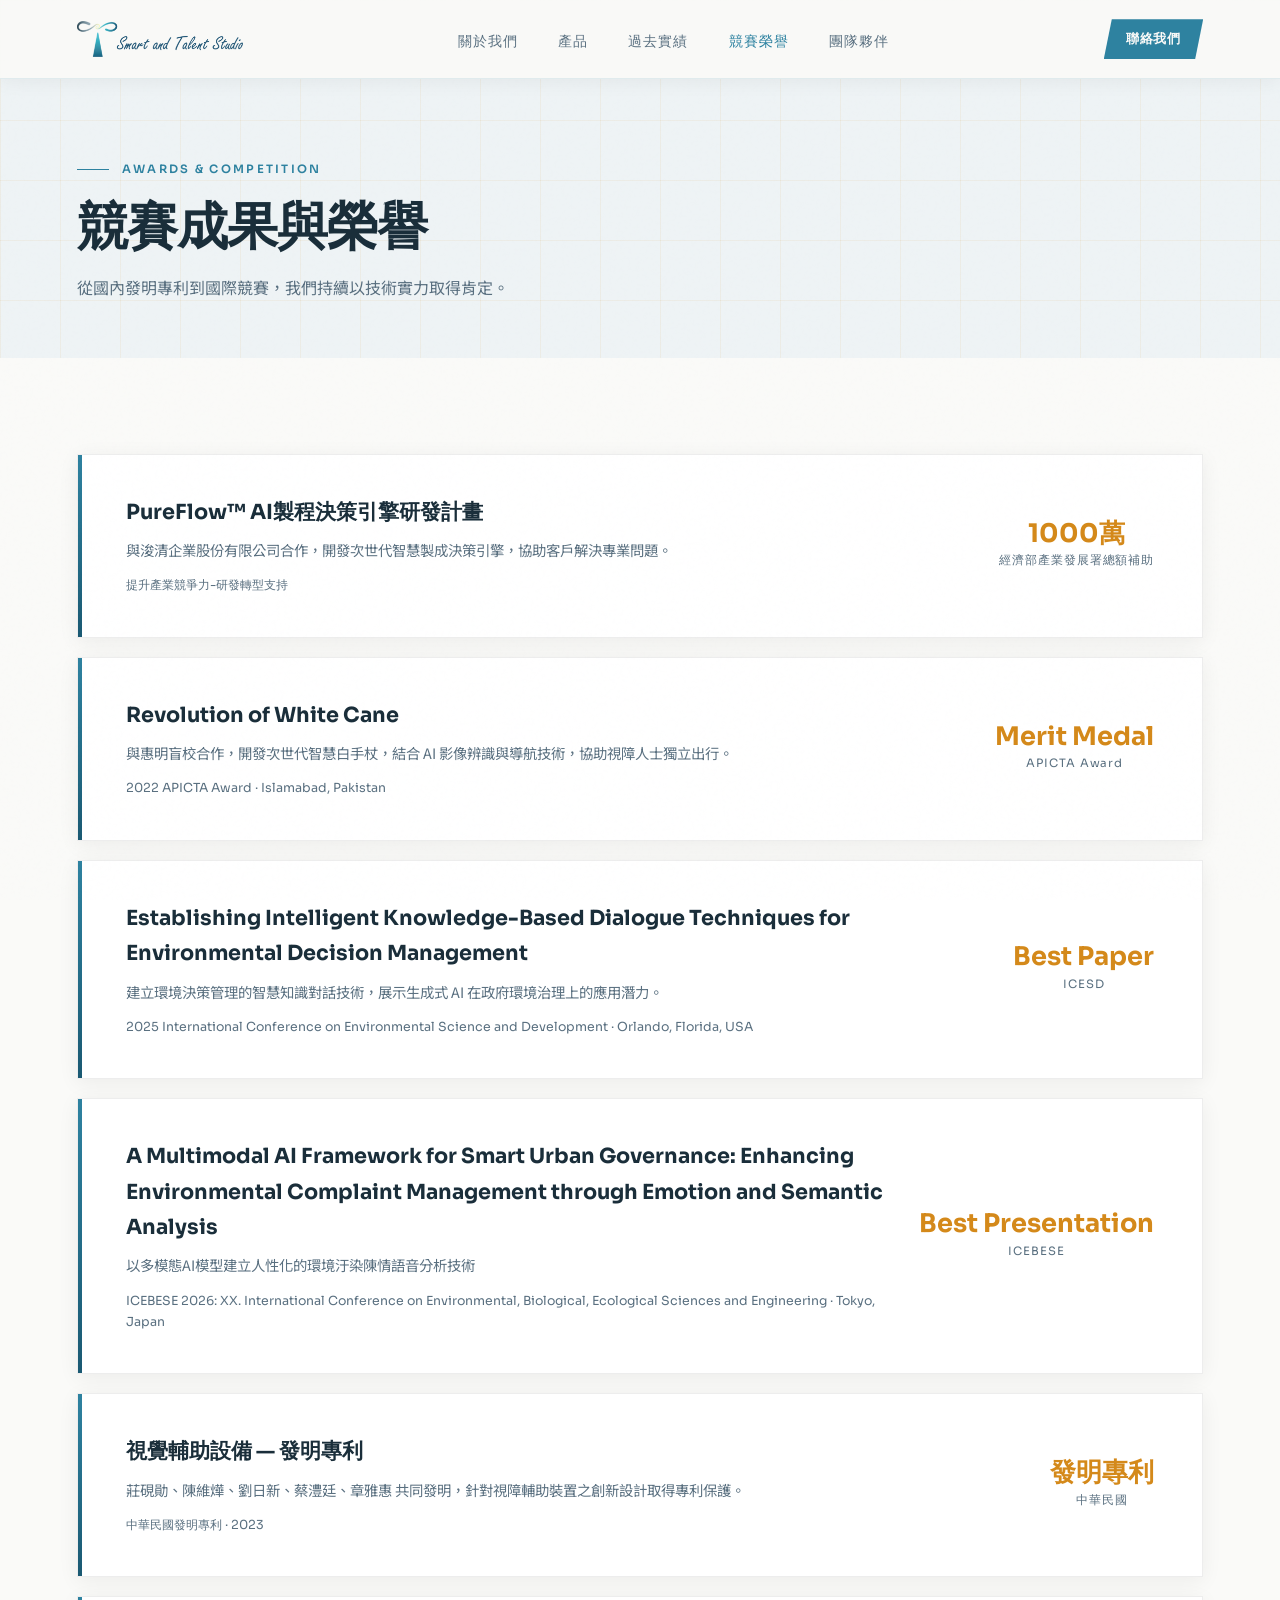
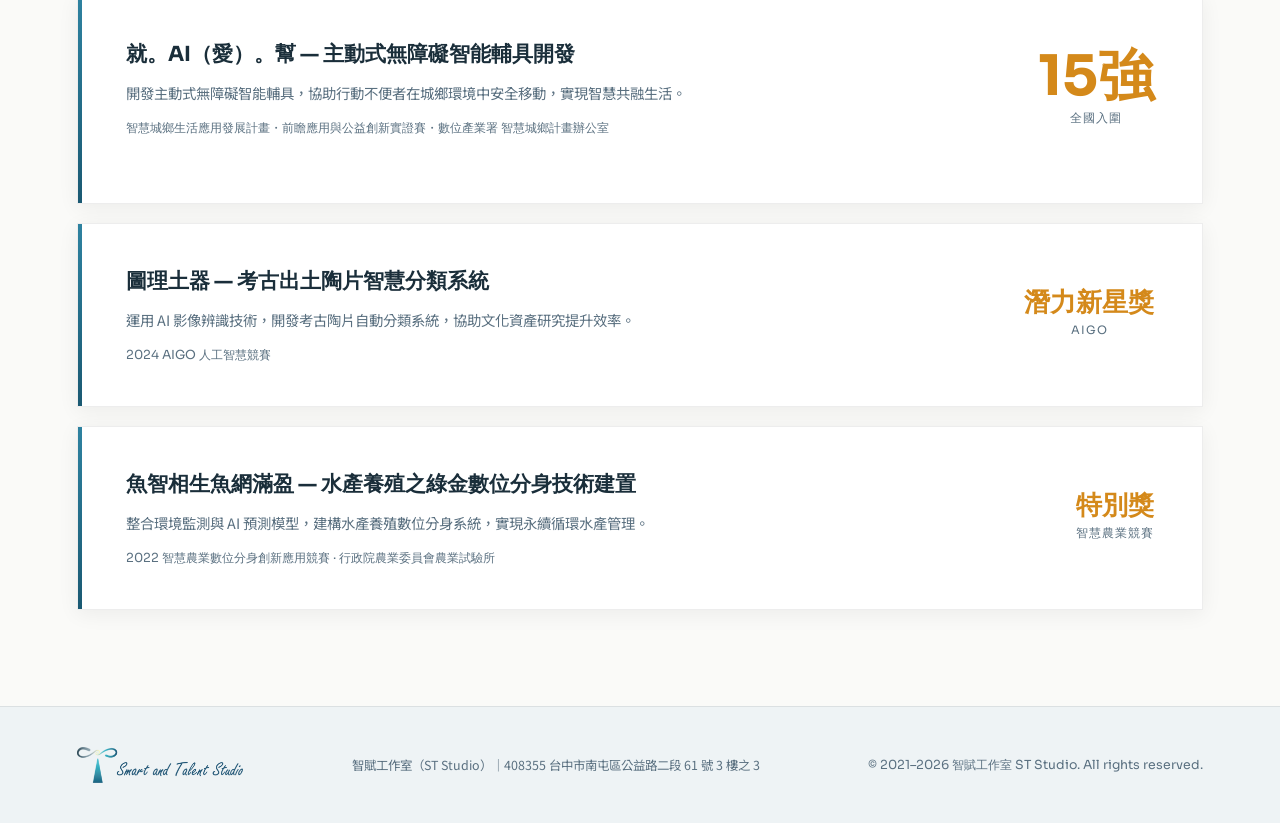
<file: awards.html>
<!DOCTYPE html>
<html lang="zh-TW">
<head>
<meta charset="UTF-8">
<meta name="viewport" content="width=device-width, initial-scale=1.0">
<title>競賽成果與榮譽 — 智賦工作室 ST Studio</title>
<link rel="icon" type="image/png" href="ST_logo_HR.png">
<link rel="apple-touch-icon" href="ST_logo_HR.png">
<meta name="description" content="智賦工作室競賽成果：APICTA Award、ICESD Best Paper、AIGO 競賽、發明專利等國內外榮譽。">
<meta name="robots" content="index, follow">
<link rel="canonical" href="https://www.sait-studio.com/awards.html">

<!-- Open Graph -->
<meta property="og:type" content="website">
<meta property="og:title" content="競賽成果與榮譽 — 智賦工作室 ST Studio">
<meta property="og:description" content="智賦工作室競賽成果：APICTA Award、ICESD Best Paper、AIGO 競賽、發明專利等國內外榮譽。">
<meta property="og:image" content="https://www.sait-studio.com/橫式LOGO.png">
<meta property="og:url" content="https://www.sait-studio.com/awards.html">
<meta property="og:locale" content="zh_TW">

<!-- Twitter Card -->
<meta name="twitter:card" content="summary_large_image">
<meta name="twitter:title" content="競賽成果與榮譽 — 智賦工作室 ST Studio">
<meta name="twitter:description" content="智賦工作室競賽成果：APICTA Award、ICESD Best Paper、AIGO 競賽、發明專利等國內外榮譽。">
<meta name="twitter:image" content="https://www.sait-studio.com/橫式LOGO.png">

<link rel="preconnect" href="https://fonts.googleapis.com">
<link href="https://fonts.googleapis.com/css2?family=Sora:wght@300;400;600;700&family=Noto+Sans+TC:wght@300;400;500;700&display=swap" rel="stylesheet">
<link rel="stylesheet" href="style.css?v=5">
</head>
<body>

<!-- NAVBAR -->
<nav>
  <div class="logo"><a href="index.html"><img src="橫式LOGO.png" alt="智賦工作室"></a></div>
  <ul class="nav-links">
    <li><a href="index.html#about">關於我們</a></li>
    <li><a href="index.html#products">產品</a></li>
    <li><a href="projects.html">過去實績</a></li>
    <li><a href="awards.html" class="active">競賽榮譽</a></li>
    <li><a href="team.html">團隊夥伴</a></li>
    <li class="nav-mobile-cta"><a href="index.html#contact" class="nav-cta-mobile">聯絡我們</a></li>
    <li class="nav-mobile-close"><a href="javascript:void(0)" onclick="toggleMenu()" class="nav-close-btn">✕ 關閉</a></li>
  </ul>
  <a href="index.html#contact" class="nav-cta">聯絡我們</a>
  <button class="hamburger" onclick="toggleMenu()">
    <span></span><span></span><span></span>
  </button>
</nav>

<!-- PAGE HEADER -->
<section class="page-header">
  <div class="hero-grid"></div>
  <div class="section-label">Awards & Competition</div>
  <h1 class="page-title">競賽成果與榮譽</h1>
  <p class="page-desc">從國內發明專利到國際競賽，我們持續以技術實力取得肯定。</p>
</section>

<!-- COMPETITION -->
<section id="competition">
  <div style="display:flex; flex-direction:column; gap:1.2rem;">

    <div class="competition-card reveal">
      <div>
        <div class="competition-name">PureFlow™ AI製程決策引擎研發計畫</div>
        <div class="competition-desc">與浚清企業股份有限公司合作，開發次世代智慧製成決策引擎，協助客戶解決專業問題。</div>
        <div class="competition-meta">提升產業競爭力-研發轉型支持</div>
      </div>
      <div class="competition-badge">
        <div class="competition-rank" style="font-size:1.6rem;">1000萬</div>
        <div class="competition-rank-label">經濟部產業發展署總額補助</div>
      </div>
    </div>
    
    <div class="competition-card reveal">
      <div>
        <div class="competition-name">Revolution of White Cane</div>
        <div class="competition-desc">與惠明盲校合作，開發次世代智慧白手杖，結合 AI 影像辨識與導航技術，協助視障人士獨立出行。</div>
        <div class="competition-meta">2022 APICTA Award · Islamabad, Pakistan</div>
      </div>
      <div class="competition-badge">
        <div class="competition-rank" style="font-size:1.6rem;">Merit Medal</div>
        <div class="competition-rank-label">APICTA Award</div>
      </div>
    </div>

    <div class="competition-card reveal">
      <div>
        <div class="competition-name">Establishing Intelligent Knowledge-Based Dialogue Techniques for Environmental Decision Management</div>
        <div class="competition-desc">建立環境決策管理的智慧知識對話技術，展示生成式 AI 在政府環境治理上的應用潛力。</div>
        <div class="competition-meta">2025 International Conference on Environmental Science and Development · Orlando, Florida, USA</div>
      </div>
      <div class="competition-badge">
        <div class="competition-rank" style="font-size:1.6rem;">Best Paper</div>
        <div class="competition-rank-label">ICESD</div>
      </div>
    </div>

    <div class="competition-card reveal">
      <div>
        <div class="competition-name">A Multimodal AI Framework for Smart Urban Governance: Enhancing Environmental Complaint Management through Emotion and Semantic Analysis</div>
        <div class="competition-desc">以多模態AI模型建立人性化的環境汙染陳情語音分析技術</div>
        <div class="competition-meta">ICEBESE 2026: XX. International Conference on Environmental, Biological, Ecological Sciences and Engineering · Tokyo, Japan</div>
      </div>
      <div class="competition-badge">
        <div class="competition-rank" style="font-size:1.6rem;">Best Presentation</div>
        <div class="competition-rank-label">ICEBESE</div>
      </div>
    </div>
    
    <div class="competition-card reveal">
      <div>
        <div class="competition-name">視覺輔助設備 — 發明專利</div>
        <div class="competition-desc">莊硯勛、陳維燁、劉日新、蔡澧廷、章雅惠 共同發明，針對視障輔助裝置之創新設計取得專利保護。</div>
        <div class="competition-meta">中華民國發明專利 · 2023</div>
      </div>
      <div class="competition-badge">
        <div class="competition-rank" style="font-size:1.6rem;">發明專利</div>
        <div class="competition-rank-label">中華民國</div>
      </div>
    </div>

    <div class="competition-card reveal">
      <div style="grid-column:1/-1;">
        <div style="display:grid;grid-template-columns:1fr auto;gap:2rem;align-items:center;margin-bottom:1.5rem;">
          <div>
            <div class="competition-name">就。AI（愛）。幫 — 主動式無障礙智能輔具開發</div>
            <div class="competition-desc">開發主動式無障礙智能輔具，協助行動不便者在城鄉環境中安全移動，實現智慧共融生活。</div>
            <div class="competition-meta">智慧城鄉生活應用發展計畫・前瞻應用與公益創新實證賽・數位產業署 智慧城鄉計畫辦公室</div>
          </div>
          <div class="competition-badge">
            <div class="competition-rank">15強</div>
            <div class="competition-rank-label">全國入圍</div>
          </div>
        </div>
      </div>
    </div>

    <div class="competition-card reveal">
      <div>
        <div class="competition-name">圖理土器 — 考古出土陶片智慧分類系統</div>
        <div class="competition-desc">運用 AI 影像辨識技術，開發考古陶片自動分類系統，協助文化資產研究提升效率。</div>
        <div class="competition-meta">2024 AIGO 人工智慧競賽</div>
      </div>
      <div class="competition-badge">
        <div class="competition-rank" style="font-size:1.6rem;">潛力新星獎</div>
        <div class="competition-rank-label">AIGO</div>
      </div>
    </div>

    <div class="competition-card reveal">
      <div>
        <div class="competition-name">魚智相生魚網滿盈 — 水產養殖之綠金數位分身技術建置</div>
        <div class="competition-desc">整合環境監測與 AI 預測模型，建構水產養殖數位分身系統，實現永續循環水產管理。</div>
        <div class="competition-meta">2022 智慧農業數位分身創新應用競賽 · 行政院農業委員會農業試驗所</div>
      </div>
      <div class="competition-badge">
        <div class="competition-rank" style="font-size:1.6rem;">特別獎</div>
        <div class="competition-rank-label">智慧農業競賽</div>
      </div>
    </div>

  </div>
</section>

<!-- FOOTER -->
<footer>
  <div class="footer-logo"><a href="index.html"><img src="橫式LOGO.png" alt="智賦工作室 ST Studio"></a></div>
  <div class="footer-info">智賦工作室（ST Studio）｜408355 台中市南屯區公益路二段 61 號 3 樓之 3</div>
  <div class="footer-copy">© 2021–2026 智賦工作室 ST Studio. All rights reserved.</div>
</footer>

<script>
  // Scroll reveal
  const observer = new IntersectionObserver((entries) => {
    entries.forEach((e, i) => {
      if (e.isIntersecting) {
        setTimeout(() => e.target.classList.add('visible'), i * 80);
      }
    });
  }, { threshold: 0.1 });
  document.querySelectorAll('.reveal').forEach(el => observer.observe(el));

  // Navbar scroll effect
  window.addEventListener('scroll', () => {
    const nav = document.querySelector('nav');
    nav.style.borderBottomColor = window.scrollY > 50
      ? 'rgba(46,130,160,0.25)'
      : 'rgba(46,130,160,0.12)';
  });
  
  // Hamburger menu
  function toggleMenu() {
    document.querySelector('.nav-links').classList.toggle('open');
    document.querySelector('.hamburger').classList.toggle('open');
    document.querySelector('nav').classList.toggle('menu-open');
  }
  document.querySelectorAll('.nav-links a').forEach(a => {
    a.addEventListener('click', () => {
      document.querySelector('.nav-links').classList.remove('open');
      document.querySelector('.hamburger').classList.remove('open');
      document.querySelector('nav').classList.remove('menu-open');
    });
  });
</script>
</body>
</html>
</file>
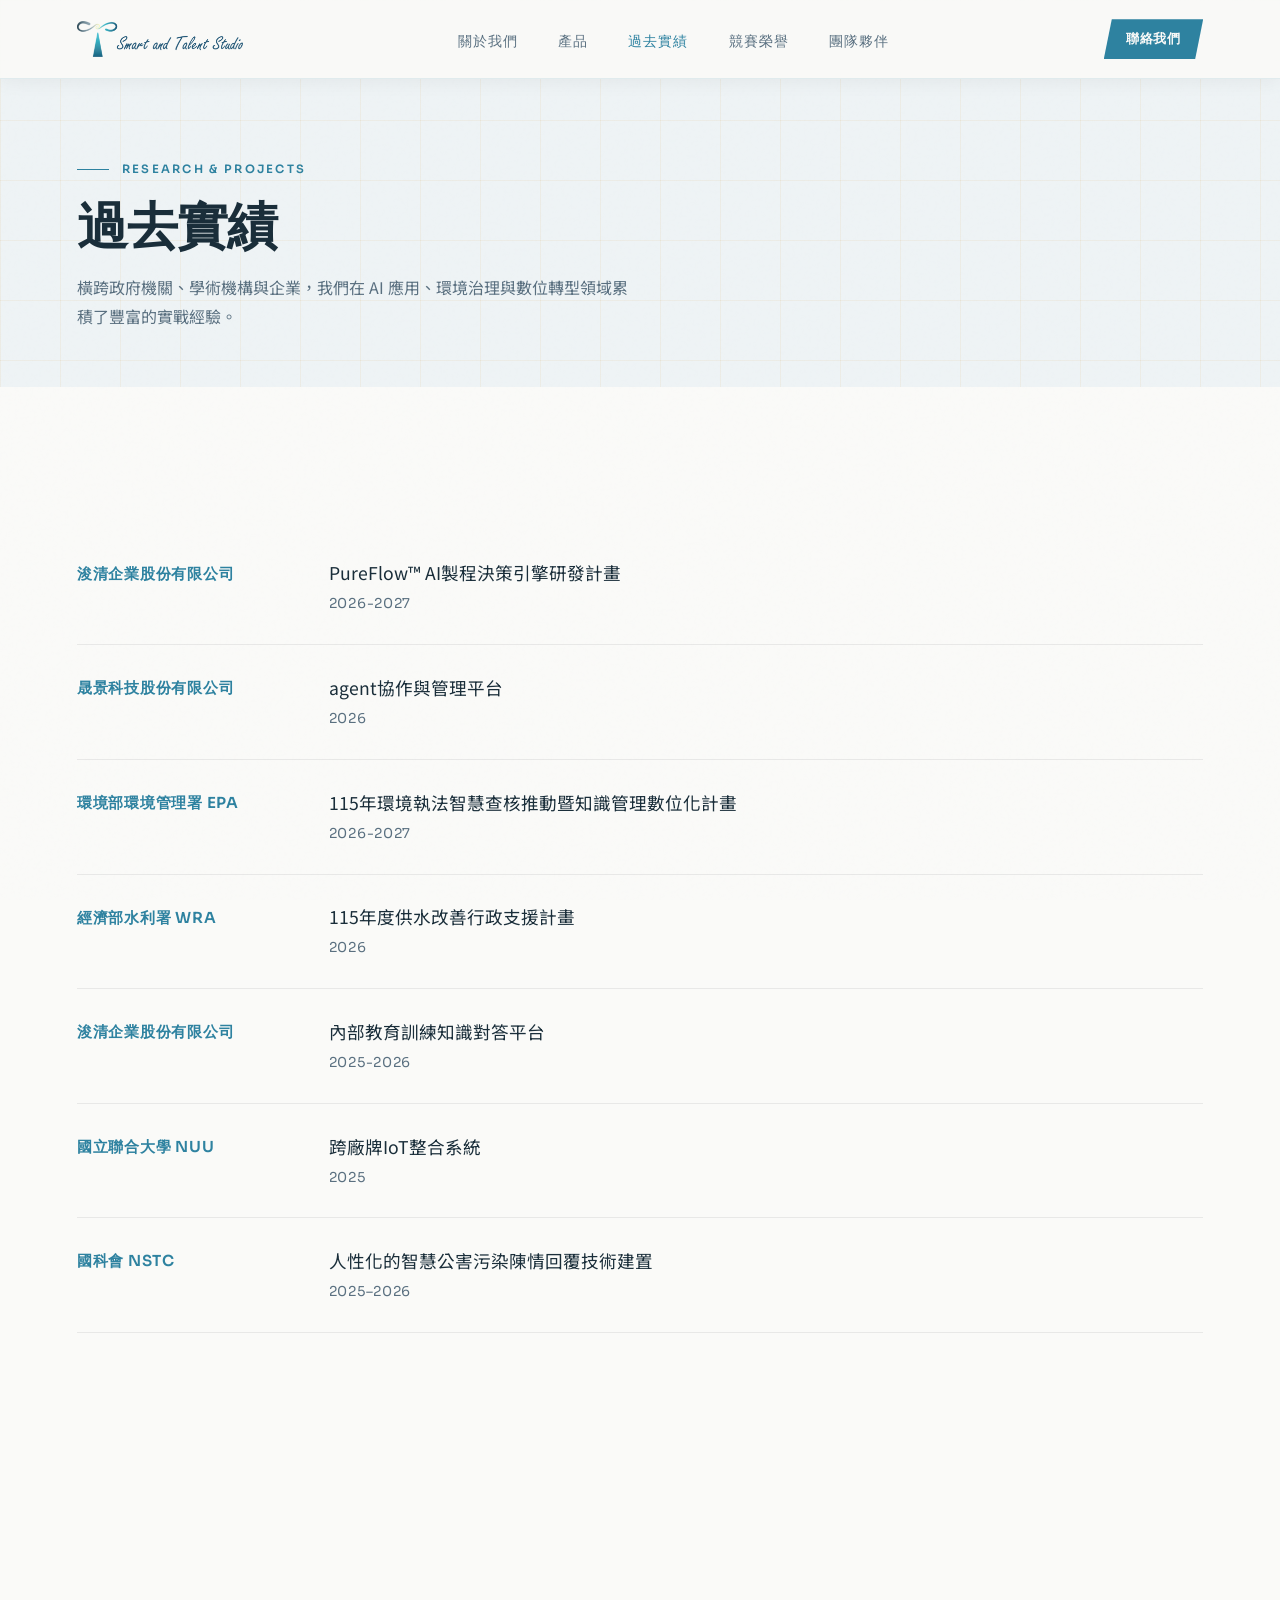
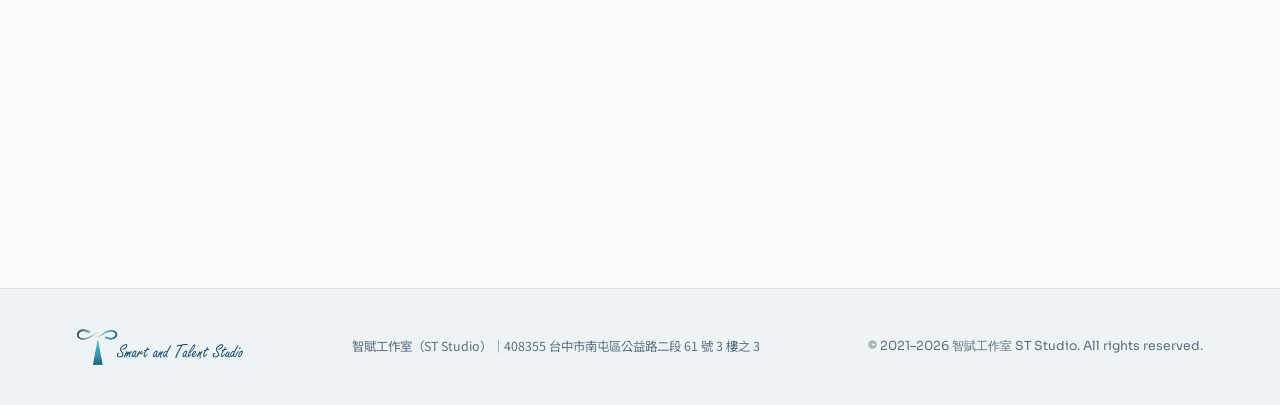
<file: projects.html>
<!DOCTYPE html>
<html lang="zh-TW">
<head>
<meta charset="UTF-8">
<meta name="viewport" content="width=device-width, initial-scale=1.0">
<title>過去實績 — 智賦工作室 ST Studio</title>
<link rel="icon" type="image/png" href="ST_logo_HR.png">
<link rel="apple-touch-icon" href="ST_logo_HR.png">
<meta name="description" content="智賦工作室過去實績：政府計畫、企業合作、研究專案，涵蓋環境 AI、知識管理、IoT 整合等領域。">
<meta name="robots" content="index, follow">
<link rel="canonical" href="https://www.sait-studio.com/projects.html">

<!-- Open Graph -->
<meta property="og:type" content="website">
<meta property="og:title" content="過去實績 — 智賦工作室 ST Studio">
<meta property="og:description" content="智賦工作室過去實績：政府計畫、企業合作、研究專案，涵蓋環境 AI、知識管理、IoT 整合等領域。">
<meta property="og:image" content="https://www.sait-studio.com/橫式LOGO.png">
<meta property="og:url" content="https://www.sait-studio.com/projects.html">
<meta property="og:locale" content="zh_TW">

<!-- Twitter Card -->
<meta name="twitter:card" content="summary_large_image">
<meta name="twitter:title" content="過去實績 — 智賦工作室 ST Studio">
<meta name="twitter:description" content="智賦工作室過去實績：政府計畫、企業合作、研究專案，涵蓋環境 AI、知識管理、IoT 整合等領域。">
<meta name="twitter:image" content="https://www.sait-studio.com/橫式LOGO.png">

<link rel="preconnect" href="https://fonts.googleapis.com">
<link href="https://fonts.googleapis.com/css2?family=Sora:wght@300;400;600;700&family=Noto+Sans+TC:wght@300;400;500;700&display=swap" rel="stylesheet">
<link rel="stylesheet" href="style.css?v=5">
</head>
<body>

<!-- NAVBAR -->
<nav>
  <div class="logo"><a href="index.html"><img src="橫式LOGO.png" alt="智賦工作室"></a></div>
  <ul class="nav-links">
    <li><a href="index.html#about">關於我們</a></li>
    <li><a href="index.html#products">產品</a></li>
    <li><a href="projects.html" class="active">過去實績</a></li>
    <li><a href="awards.html">競賽榮譽</a></li>
    <li><a href="team.html">團隊夥伴</a></li>
    <li class="nav-mobile-cta"><a href="index.html#contact" class="nav-cta-mobile">聯絡我們</a></li>
    <li class="nav-mobile-close"><a href="javascript:void(0)" onclick="toggleMenu()" class="nav-close-btn">✕ 關閉</a></li>
  </ul>
  <a href="index.html#contact" class="nav-cta">聯絡我們</a>
  <button class="hamburger" onclick="toggleMenu()">
    <span></span><span></span><span></span>
  </button>
</nav>

<!-- PAGE HEADER -->
<section class="page-header">
  <div class="hero-grid"></div>
  <div class="section-label">Research & Projects</div>
  <h1 class="page-title">過去實績</h1>
  <p class="page-desc">橫跨政府機關、學術機構與企業，我們在 AI 應用、環境治理與數位轉型領域累積了豐富的實戰經驗。</p>
</section>

<!-- EXPERIENCE -->
<section id="experience">
  <div class="exp-list">
    
    <div class="exp-item reveal">
      <div class="exp-org">浚清企業股份有限公司</div>
      <div>
        <div class="exp-title">PureFlow™ AI製程決策引擎研發計畫</div>
        <div class="exp-year">2026-2027</div>
      </div>
    </div>
    
    <div class="exp-item reveal">
      <div class="exp-org">晟景科技股份有限公司</div>
      <div>
        <div class="exp-title">agent協作與管理平台</div>
        <div class="exp-year">2026</div>
      </div>
    </div>
    
    <div class="exp-item reveal">
      <div class="exp-org">環境部環境管理署 EPA</div>
      <div>
        <div class="exp-title">115年環境執法智慧查核推動暨知識管理數位化計畫</div>
        <div class="exp-year">2026-2027</div>
      </div>
    </div>

    <div class="exp-item reveal">
      <div class="exp-org">經濟部水利署 WRA</div>
      <div>
        <div class="exp-title">115年度供水改善行政支援計畫</div>
        <div class="exp-year">2026</div>
      </div>
    </div>

    <div class="exp-item reveal">
      <div class="exp-org">浚清企業股份有限公司</div>
      <div>
        <div class="exp-title">內部教育訓練知識對答平台</div>
        <div class="exp-year">2025-2026</div>
      </div>
    </div>

    <div class="exp-item reveal">
      <div class="exp-org">國立聯合大學 NUU</div>
      <div>
        <div class="exp-title">跨廠牌IoT整合系統</div>
        <div class="exp-year">2025</div>
      </div>
    </div>

    <div class="exp-item reveal">
      <div class="exp-org">國科會 NSTC</div>
      <div>
        <div class="exp-title">人性化的智慧公害污染陳情回覆技術建置</div>
        <div class="exp-year">2025–2026</div>
      </div>
    </div>

    <div class="exp-item reveal">
      <div class="exp-org">環境部環境管理署 EPA</div>
      <div>
        <div class="exp-title">公害污染陳情管理系統暨環境執法智慧決策中心藍圖規劃計畫</div>
        <div class="exp-year">2025</div>
      </div>
    </div>

    <div class="exp-item reveal">
      <div class="exp-org">工業技術研究院 ITRI</div>
      <div>
        <div class="exp-title">精進智慧判煙系統及輔導落地執法作業 / 船舶影像辨識服務</div>
        <div class="exp-year">2025</div>
      </div>
    </div>

    <div class="exp-item reveal">
      <div class="exp-org">國科會 NSTC</div>
      <div>
        <div class="exp-title">利用可信任人工智慧引擎建置水資源環境知識管理技術</div>
        <div class="exp-year">2024</div>
      </div>
    </div>

    <div class="exp-item reveal">
      <div class="exp-org">科技部 MOST</div>
      <div>
        <div class="exp-title">台灣空氣品質大數據監測平台、機器學習與政策模擬之跨領域研究</div>
        <div class="exp-year">2017–2020</div>
      </div>
    </div>
  </div>
</section>

<!-- FOOTER -->
<footer>
  <div class="footer-logo"><a href="index.html"><img src="橫式LOGO.png" alt="智賦工作室 ST Studio"></a></div>
  <div class="footer-info">智賦工作室（ST Studio）｜408355 台中市南屯區公益路二段 61 號 3 樓之 3</div>
  <div class="footer-copy">© 2021–2026 智賦工作室 ST Studio. All rights reserved.</div>
</footer>

<script>
  // Scroll reveal
  const observer = new IntersectionObserver((entries) => {
    entries.forEach((e, i) => {
      if (e.isIntersecting) {
        setTimeout(() => e.target.classList.add('visible'), i * 80);
      }
    });
  }, { threshold: 0.1 });
  document.querySelectorAll('.reveal').forEach(el => observer.observe(el));

  // Navbar scroll effect
  window.addEventListener('scroll', () => {
    const nav = document.querySelector('nav');
    nav.style.borderBottomColor = window.scrollY > 50
      ? 'rgba(46,130,160,0.25)'
      : 'rgba(46,130,160,0.12)';
  });
  
  // Hamburger menu
  function toggleMenu() {
    document.querySelector('.nav-links').classList.toggle('open');
    document.querySelector('.hamburger').classList.toggle('open');
    document.querySelector('nav').classList.toggle('menu-open');
  }
  document.querySelectorAll('.nav-links a').forEach(a => {
    a.addEventListener('click', () => {
      document.querySelector('.nav-links').classList.remove('open');
      document.querySelector('.hamburger').classList.remove('open');
      document.querySelector('nav').classList.remove('menu-open');
    });
  });
</script>
</body>
</html>
</file>
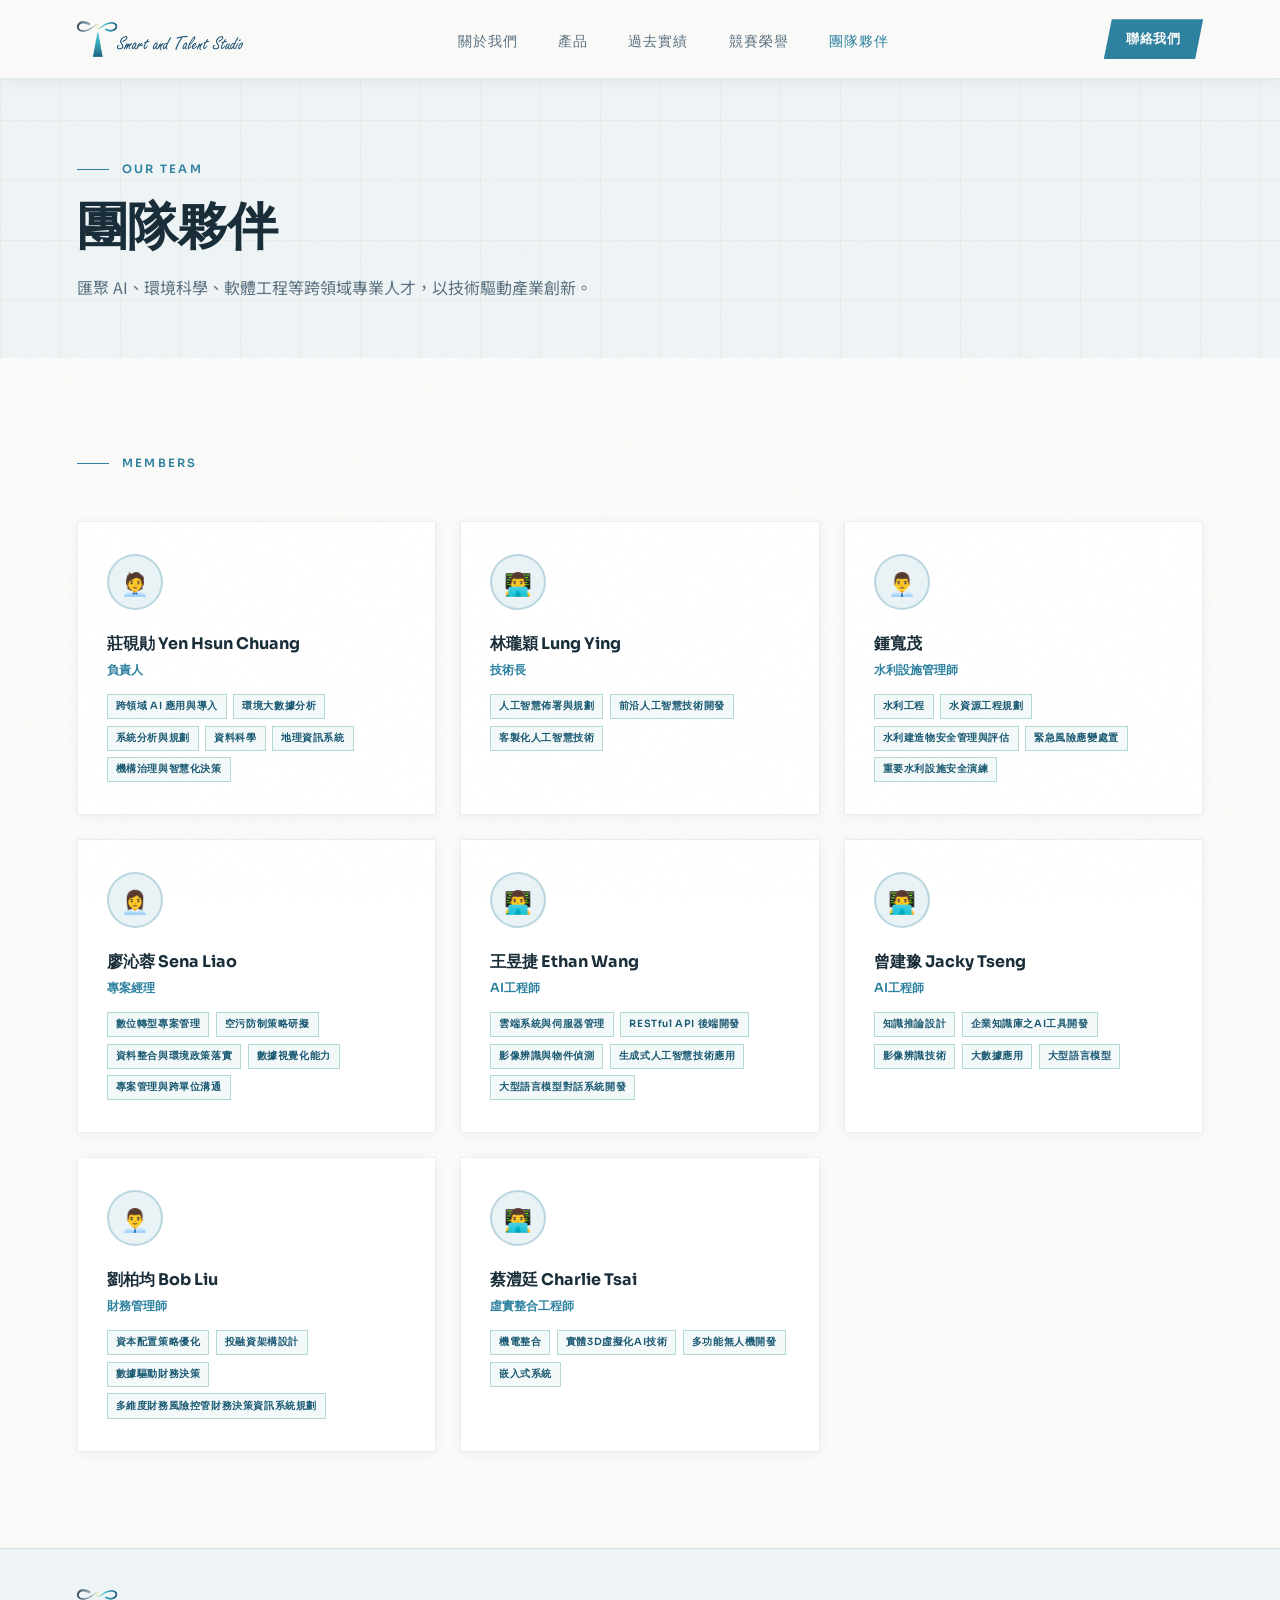
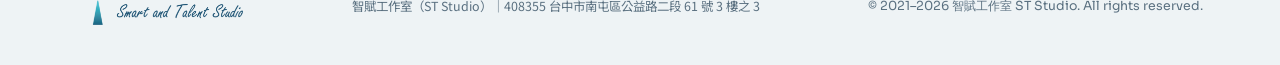
<file: team.html>
<!DOCTYPE html>
<html lang="zh-TW">
<head>
<meta charset="UTF-8">
<meta name="viewport" content="width=device-width, initial-scale=1.0">
<title>團隊介紹｜智賦工作室 ST Studio｜負責人 莊硯勛 Yen Hsun Chuang</title>
<link rel="icon" type="image/png" href="ST_logo_HR.png">
<link rel="apple-touch-icon" href="ST_logo_HR.png">
<meta name="description" content="智賦工作室（ST Studio）團隊介紹：負責人莊硯勛（Yen Hsun Chuang），東海大學環境科學與工程博士，帶領 AI、環境科學、軟體工程等跨領域人才。">
<meta name="robots" content="index, follow">
<link rel="canonical" href="https://www.sait-studio.com/team.html">

<!-- Open Graph -->
<meta property="og:type" content="website">
<meta property="og:title" content="團隊介紹｜智賦工作室 ST Studio｜負責人 莊硯勛 Yen Hsun Chuang">
<meta property="og:description" content="智賦工作室（ST Studio）團隊介紹：負責人莊硯勛（Yen Hsun Chuang），東海大學環境科學與工程博士，帶領 AI、環境科學、軟體工程等跨領域人才。">
<meta property="og:image" content="https://www.sait-studio.com/橫式LOGO.png">
<meta property="og:url" content="https://www.sait-studio.com/team.html">
<meta property="og:locale" content="zh_TW">

<!-- Twitter Card -->
<meta name="twitter:card" content="summary_large_image">
<meta name="twitter:title" content="團隊介紹｜智賦工作室 ST Studio｜負責人 莊硯勛 Yen Hsun Chuang">
<meta name="twitter:description" content="智賦工作室（ST Studio）團隊介紹：負責人莊硯勛（Yen Hsun Chuang），東海大學環境科學與工程博士，帶領 AI、環境科學、軟體工程等跨領域人才。">
<meta name="twitter:image" content="https://www.sait-studio.com/橫式LOGO.png">

<!-- JSON-LD -->
<script type="application/ld+json">
{
  "@context": "https://schema.org",
  "@type": "Person",
  "@id": "https://www.sait-studio.com/team.html#chuang",
  "name": "莊硯勛",
  "alternateName": "Yen Hsun Chuang",
  "jobTitle": "負責人",
  "sameAs": ["https://www.linkedin.com/in/yen-hsun-chuang-7b25bb202/", "https://scholar.google.com/citations?user=IdzRp8IAAAAJ", "https://wrs.nstc.gov.tw/modules/talentSearch/talentSearch.do?action=initBasic&rsNo=6025b5282e704174ac4482a18ff120bb&LANG=chi"],
  "url": "https://www.sait-studio.com/team.html",
  "worksFor": {
    "@type": "Organization",
    "@id": "https://www.sait-studio.com/#organization",
    "name": "智賦工作室",
    "alternateName": "ST Studio",
    "url": "https://www.sait-studio.com/"
  },
  "affiliation": {
    "@type": "CollegeOrUniversity",
    "name": "中國文化大學",
    "alternateName": "Chinese Culture University"
  },
  "alumniOf": {
    "@type": "CollegeOrUniversity",
    "name": "東海大學"
  },
  "knowsAbout": ["人工智慧", "環境大數據分析", "系統分析與規劃", "資料科學", "地理資訊系統", "機構治理與智慧化決策"]
}
</script>

<link rel="preconnect" href="https://fonts.googleapis.com">
<link href="https://fonts.googleapis.com/css2?family=Sora:wght@300;400;600;700&family=Noto+Sans+TC:wght@300;400;500;700&display=swap" rel="stylesheet">
<link rel="stylesheet" href="style.css?v=5">
</head>
<body>

<!-- NAVBAR -->
<nav>
  <div class="logo"><a href="index.html"><img src="橫式LOGO.png" alt="智賦工作室"></a></div>
  <ul class="nav-links">
    <li><a href="index.html#about">關於我們</a></li>
    <li><a href="index.html#products">產品</a></li>
    <li><a href="projects.html">過去實績</a></li>
    <li><a href="awards.html">競賽榮譽</a></li>
    <li><a href="team.html" class="active">團隊夥伴</a></li>
    <li class="nav-mobile-cta"><a href="index.html#contact" class="nav-cta-mobile">聯絡我們</a></li>
    <li class="nav-mobile-close"><a href="javascript:void(0)" onclick="toggleMenu()" class="nav-close-btn">✕ 關閉</a></li>
  </ul>
  <a href="index.html#contact" class="nav-cta">聯絡我們</a>
  <button class="hamburger" onclick="toggleMenu()">
    <span></span><span></span><span></span>
  </button>
</nav>

<!-- PAGE HEADER -->
<section class="page-header">
  <div class="hero-grid"></div>
  <div class="section-label">Our Team</div>
  <h1 class="page-title">團隊夥伴</h1>
  <p class="page-desc">匯聚 AI、環境科學、軟體工程等跨領域專業人才，以技術驅動產業創新。</p>
</section>

<!-- TEAM -->
<section id="team">
  <div class="section-label">Members</div>
  <!-- <h2 class="section-title">夥伴</h2> -->

  <!-- 卡片列表（預設顯示） -->
  <div class="team-grid">
    <div class="member-card reveal" onclick="toggleMember(this, 'detail-0')">
      <div class="member-avatar">🧑‍💼</div>
      <h2 class="member-name">莊硯勛 Yen Hsun Chuang</h2>
      <div class="member-title">負責人</div>
      <div class="member-skills">
        <span class="skill-tag">跨領域 AI 應用與導入</span>
        <span class="skill-tag">環境大數據分析</span>
        <span class="skill-tag">系統分析與規劃</span>
        <span class="skill-tag">資料科學</span>
        <span class="skill-tag">地理資訊系統</span>
        <span class="skill-tag">機構治理與智慧化決策</span>
      </div>
    </div>

    <div class="member-card reveal" onclick="toggleMember(this, 'detail-1')">
      <div class="member-avatar">👨‍💻</div>
      <div class="member-name">林瓏穎 Lung Ying</div>
      <div class="member-title">技術長</div>
      <div class="member-skills">
          <span class="skill-tag">人工智慧佈署與規劃</span>
          <span class="skill-tag">前沿人工智慧技術開發</span>
          <span class="skill-tag">客製化人工智慧技術</span>
      </div>
    </div>
    <div class="member-card reveal" onclick="toggleMember(this, 'detail-8')">
      <div class="member-avatar">👨‍💼</div>
      <div class="member-name">鍾寬茂</div>
      <div class="member-title">水利設施管理師</div>
      <div class="member-skills">
        <span class="skill-tag">水利工程</span>
        <span class="skill-tag">水資源工程規劃</span>
        <span class="skill-tag">水利建造物安全管理與評估</span>
        <span class="skill-tag">緊急風險應變處置</span>
        <span class="skill-tag">重要水利設施安全演練</span>
      </div>
    </div>
    <div class="member-card reveal" onclick="toggleMember(this, 'detail-2')">
      <div class="member-avatar">👩‍💼</div>
      <div class="member-name">廖沁蓉 Sena Liao</div>
      <div class="member-title">專案經理</div>
      <div class="member-skills">
          <span class="skill-tag">數位轉型專案管理</span>
          <span class="skill-tag">空污防制策略研擬</span>
          <span class="skill-tag">資料整合與環境政策落實</span>
          <span class="skill-tag">數據視覺化能力</span>
          <span class="skill-tag">專案管理與跨單位溝通</span>
      </div>
    </div>

    <div class="member-card reveal" onclick="toggleMember(this, 'detail-3')">
      <div class="member-avatar">👨‍💻</div>
      <div class="member-name">王昱捷 Ethan Wang</div>
      <div class="member-title">AI工程師</div>
      <div class="member-skills">
        <span class="skill-tag">雲端系統與伺服器管理</span>
        <span class="skill-tag">RESTful API 後端開發</span>
        <span class="skill-tag">影像辨識與物件偵測</span>
        <span class="skill-tag">生成式人工智慧技術應用</span>
        <span class="skill-tag">大型語言模型對話系統開發</span>   
      </div>
    </div>

    <div class="member-card reveal" onclick="toggleMember(this, 'detail-4')">
      <div class="member-avatar">👨‍💻</div>
      <div class="member-name">曾建豫 Jacky Tseng</div>
      <div class="member-title">AI工程師</div>
      <div class="member-skills">
        <span class="skill-tag">知識推論設計</span>
        <span class="skill-tag">企業知識庫之AI工具開發</span>
        <span class="skill-tag">影像辨識技術</span>
        <span class="skill-tag">大數據應用</span>
        <span class="skill-tag">大型語言模型</span>
      </div>
    </div>

    <div class="member-card reveal" onclick="toggleMember(this, 'detail-6')">
      <div class="member-avatar">👨‍💼</div>
      <div class="member-name">劉柏均 Bob Liu</div>
      <div class="member-title">財務管理師</div>
      <div class="member-skills">
          <span class="skill-tag">資本配置策略優化</span>
          <span class="skill-tag">投融資架構設計</span>
          <span class="skill-tag">數據驅動財務決策</span>
          <span class="skill-tag">多維度財務風險控管財務決策資訊系統規劃</span>
      </div>
    </div>
    <div class="member-card reveal" onclick="toggleMember(this, 'detail-7')">
      <div class="member-avatar">👨‍💻</div>
      <div class="member-name">蔡澧廷 Charlie Tsai</div>
      <div class="member-title">虛實整合工程師</div>
      <div class="member-skills">
        <span class="skill-tag">機電整合</span>
        <span class="skill-tag">實體3D虛擬化AI技術</span>
        <span class="skill-tag">多功能無人機開發</span>
        <span class="skill-tag">嵌入式系統</span>
      </div>
    </div>  
  </div>

  <!-- 展開詳情（點擊後顯示） -->
  <div class="member-expand" id="detail-3">
    <div class="member-profile">
      <div class="member-sidebar">
        <div class="member-avatar">👨‍💻</div>
        <div class="member-name">王昱捷 Ethan Wang</div>
        <div class="member-title">AI工程師</div>
        <div class="member-skills">
          <span class="skill-tag">雲端系統與伺服器管理</span>
          <span class="skill-tag">RESTful API 後端開發</span>
          <span class="skill-tag">影像辨識與物件偵測</span>
          <span class="skill-tag">生成式人工智慧技術應用</span>
          <span class="skill-tag">大型語言模型對話系統開發</span>   
        </div>
      </div>
      <div class="member-main">
        <div>
          <div class="member-section-label">簡介</div>
          <div class="member-bio">
            專長涵蓋程式設計與軟體開發、雲端系統與伺服器管理、資料分析與深度學習，以及大型語言模型對話系統開發 。過去具備後端工程師實務經驗，熟悉 RESTful API 開發，並能運用 AWS 服務（Lambda、API Gateway、Cloudwatch）進行系統佈署與監控 。擁有豐富的產學合作經驗，能將深度學習與大型語言模型技術有效落地應用於環境保護、智慧製造與雲端電網等跨領域專案中
          </div>
        </div>
      </div>
      <button class="member-close" onclick="closeMember('detail-3')">✕ 收合</button>
    </div>
  </div>
  <div class="member-expand" id="detail-6">
    <div class="member-profile">
      <div class="member-sidebar">
        <div class="member-avatar">👩‍💼</div>
        <div class="member-name">劉柏均 Bob Liu</div>
        <div class="member-title">財務管理師</div>
        <div class="member-skills" style="justify-content:center; margin-top:1rem;">
          <span class="skill-tag">資本配置策略優化</span>
          <span class="skill-tag">投融資架構設計</span>
          <span class="skill-tag">數據驅動財務決策</span>
          <span class="skill-tag">多維度財務風險控管財務決策資訊系統規劃</span>
        </div>
      </div>
      <div class="member-main">
        <div>
          <div class="member-section-label">簡介</div>
          <div class="member-bio">
            專注於資產管理及投資分析，過去曾主導不動產投資分析及工程管理，並有實務現金流分析、槓桿操作與風險控管等多項財務經驗。協助管理公司的整體財務規劃及投資分析，並導入AI將投資決策系統化與模型化。以長期價值投資者的決策邏輯聚焦建構「AI 輔助價值投資決策系統」，進行企業內在價值評估與當前合理價格計算，以建立具紀律性與可持續優化的投資決策機制。
          </div>
        </div>
      </div>
      <button class="member-close" onclick="closeMember('detail-6')">✕ 收合</button>
    </div>
  </div>
  <div class="member-expand" id="detail-7">
    <div class="member-profile">
      <div class="member-sidebar">
        <div class="member-avatar">👩‍💼</div>
        <div class="member-name">蔡澧廷 Charlie Tsai</div>
        <div class="member-title">虛擬整合工程師</div>
        <div class="member-skills" style="justify-content:center; margin-top:1rem;">
          <span class="skill-tag">機電整合</span>
          <span class="skill-tag">實體3D虛擬化AI技術</span>
          <span class="skill-tag">多功能無人機開發</span>
          <span class="skill-tag">嵌入式系統</span>
        </div>
      </div>
      <div class="member-main">
        <div>
          <div class="member-section-label">簡介</div>
          <div class="member-bio">
            專長於物聯網、嵌入式系統、感測器整合，以及 3D 模擬與數位分身(DT)技術。擅長硬體與軟體整合、系統規劃設計及工程實作落地。目前經歷有無人機群自動化AI研發
            無人機即時控制與3D建模生成
            多人腦電波協同控制UAV & UGV系統開發
            AR/VR 系統開發與機器控制整合
            FPV 與 客製化無人機硬體設計和製造 
            虛擬器械Digital Twin開發
          </div>
        </div>
      </div>
      <button class="member-close" onclick="closeMember('detail-7')">✕ 收合</button>
    </div>
  </div>
  <div class="member-expand" id="detail-1">
    <div class="member-profile">
      <div class="member-sidebar">
        <div class="member-avatar">👨‍💻</div>
        <div class="member-name">林瓏穎 LungYing</div>
        <div class="member-title">技術長</div>
        <div class="member-skills" style="justify-content:center; margin-top:1rem;">
          <span class="skill-tag">人工智慧佈署與規劃</span>
          <span class="skill-tag">前沿人工智慧技術開發</span>
          <span class="skill-tag">客製化人工智慧技術</span>
        </div>
      </div>
      <div class="member-main">
        <div>
          <div class="member-section-label">簡介</div>
          <div class="member-bio">
            長期專注於AI技術架構設計與產業落地，具備深厚的機器學習與深度學習實務經驗，並擅長將複雜模型轉化為可規模化部署的解決方案。曾參與多項AI系統建置與企業數位轉型專案，具備從技術研發、系統整合到商業應用的全流程能力。同時具備人才培育與技術領導經驗，致力於推動AI技術在產業中的實質價值實現。
          </div>
        </div>
      </div>
      <button class="member-close" onclick="closeMember('detail-1')">✕ 收合</button>
    </div>
  </div>
  <div class="member-expand" id="detail-4">
    <div class="member-profile">
      <div class="member-sidebar">
        <div class="member-avatar">👨‍💻</div>
        <div class="member-name">曾建豫 Jacky Tseng</div>
        <div class="member-title">AI工程師</div>
        <div class="member-skills" style="justify-content:center; margin-top:1rem;">
          <span class="skill-tag">知識推論設計</span>
          <span class="skill-tag">企業知識庫之AI工具開發</span>
          <span class="skill-tag">影像辨識技術</span>
          <span class="skill-tag">大數據應用</span>
          <span class="skill-tag">大型語言模型</span>
        </div>
      </div>
      <div class="member-main">
        <div>
          <div class="member-section-label">簡介</div>
          <div class="member-bio">
            擁有資訊工程背景與 AI 技術開發經驗，擅長將人工智慧技術轉化為具體的產業解決方案。在技術層面擅長 Computer Vision (影像辨識) 與 LLM (大型語言模型) 服務框架的開發；目前專注於利用數據驅動技術與AI應用於環境相關議題。
          </div>
        </div>
      </div>
      <button class="member-close" onclick="closeMember('detail-4')">✕ 收合</button>
    </div>
  </div>
  
  <div class="member-expand" id="detail-2">
    <div class="member-profile">
      <div class="member-sidebar">
        <div class="member-avatar">👩‍💼</div>
        <div class="member-name">廖沁蓉 Sena Liao</div>
        <div class="member-title">專案經理</div>
        <div class="member-skills" style="justify-content:center; margin-top:1rem;">
          <span class="skill-tag">數位轉型專案管理</span>
          <span class="skill-tag">空污防制策略研擬</span>
          <span class="skill-tag">資料整合與環境政策落實</span>
          <span class="skill-tag">數據視覺化能力</span>
          <span class="skill-tag">專案管理與跨單位溝通</span>
        </div>
      </div>
      <div class="member-main">
        <div>
          <div class="member-section-label">簡介</div>
          <div class="member-bio">
            擁有紮實的環境工程背景與政策執行經驗，橫跨環境顧問、機構營運策略分析及數位系統規畫三大領域，而擅長於資料整合分析、智慧化管理系統規劃及跨部門協作，並將複雜資料轉化為決策建議；近年致力於透過數位技術與系統化管理，推動政府與環境治理體系的智慧化轉型。
          </div>
        </div>
      </div>
      <button class="member-close" onclick="closeMember('detail-2')">✕ 收合</button>
    </div>
  </div>

  <div class="member-expand" id="detail-0">
    <div class="member-profile">
      <div class="member-sidebar">
        <div class="member-avatar">🧑‍💼</div>
        <div class="member-name">莊硯勛 Yen Hsun Chuang</div>
        <div class="member-title">負責人</div>
        <div class="member-stats">
          <div class="member-stat">
            <div class="member-stat-num">22</div>
            <div class="member-stat-label">國際期刊</div>
          </div>
          <div class="member-stat">
            <div class="member-stat-num">22</div>
            <div class="member-stat-label">國際研討會</div>
          </div>
        </div>
        <div class="member-skills" style="justify-content:center; margin-top:1rem;">
          <span class="skill-tag">跨領域 AI 應用與導入</span>
          <span class="skill-tag">環境大數據分析</span>
          <span class="skill-tag">系統分析與規劃</span>
          <span class="skill-tag">資料科學</span>
          <span class="skill-tag">地理資訊系統</span>
          <span class="skill-tag">機構治理與智慧化決策</span>
        </div>
      </div>
      <div class="member-main">
        <div>
          <div class="member-section-label">簡介</div>
          <div class="member-bio">
            東海大學環境科學與工程學系博士，過去專注於系統分析與規劃及機構永續治理與智慧化決策管理。研究領域涵蓋系統分析與規劃、能源管理、機電整合、人工智慧與大數據分析及機構數位化管理（Institutional Research, IR）等跨域應用。致力於將 AI 技術應用於環境議題、能源議題、社會公益議題，目前正積極協助產業 AI 轉型。曾開發客製化 AI 應用技術，同時投入社會公益科技研發，帶領團隊開發視障者智慧輔具並於國際競賽獲獎，亦積極推動跨領域應用與協助產業AI藍圖建立。
          </div>
        </div>
        <div>
          <div class="member-section-label">經歷</div>
          <div class="member-exp-list">
            <div class="member-exp-item">
              <div class="member-exp-year">2026</div>
              <div>
                <div class="member-exp-text">助理研究員, 智慧永續循環經濟研究中心</div>
                <div class="member-exp-org">東海大學</div>
              </div>
            </div>
            <div class="member-exp-item">
              <div class="member-exp-year">2024–2025</div>
              <div>
                <div class="member-exp-text">助理研究員, 永續發展暨校務研究處</div>
                <div class="member-exp-org">東海大學</div>
              </div>
            </div>
            <div class="member-exp-item">
              <div class="member-exp-year">2022–2023</div>
              <div>
                <div class="member-exp-text">博士後研究員, 校務中心</div>
                <div class="member-exp-org">國立臺中教育大學</div>
              </div>
            </div>
            <div class="member-exp-item">
              <div class="member-exp-year">2021–2023</div>
              <div>
                <div class="member-exp-text">博士後研究員, 人工智慧營運管理研究中心</div>
                <div class="member-exp-org">國立臺灣科技大學</div>
              </div>
            </div>
            <div class="member-exp-item">
              <div class="member-exp-year">2019–2020</div>
              <div>
                <div class="member-exp-text">博士後研究員, 國際經營與貿易學系</div>
                <div class="member-exp-org">東海大學</div>
              </div>
            </div>
            <div class="member-exp-item">
              <div class="member-exp-year">2020–2024</div>
              <div>
                <div class="member-exp-text">兼任助理教授, 國際經營與貿易學系, 環境科學與工程學系</div>
                <div class="member-exp-org">東海大學</div>
              </div>
            </div>
            <div class="member-exp-item">
              <div class="member-exp-year">2018</div>
              <div>
                <div class="member-exp-text">教學助理</div>
                <div class="member-exp-org">台灣人工智慧學校 Taiwan AI Academy</div>
              </div>
            </div>
          </div>
        </div>
      </div>
      <button class="member-close" onclick="closeMember('detail-0')">✕ 收合</button>
    </div>
  </div>

  <div class="member-expand" id="detail-8">
    <div class="member-profile">
      <div class="member-sidebar">
        <div class="member-avatar">👨‍💼</div>
        <div class="member-name">鍾寬茂</div>
        <div class="member-title">水利設施管理師</div>
        <div class="member-skills" style="justify-content:center; margin-top:1rem;">
          <span class="skill-tag">水利工程</span>
          <span class="skill-tag">水資源工程規劃</span>
          <span class="skill-tag">水利建造物安全管理與評估</span>
          <span class="skill-tag">緊急風險應變處置</span>
          <span class="skill-tag">重要水利設施安全演練</span>
        </div>
      </div>
      <div class="member-main">
        <div>
          <div class="member-section-label">經歷</div>
          <div class="member-exp-list">
            <div class="member-exp-item">
              <div class="member-exp-year">2010–2025</div>
              <div>
                <div class="member-exp-text">科長</div>
                <div class="member-exp-org">經濟部水利署</div>
                <ul style="margin:0.5rem 0 0; padding-left:1.1rem; font-size:0.78rem; color:var(--muted); line-height:1.7;">
                  <li>水利建造物檢查及安全評估</li>
                  <li>水庫損壞、危害及緊急風險應變處置</li>
                  <li>水利建造物安全管理技術規範與維護管理制度建立</li>
                  <li>水利建造物安全風險評估</li>
                  <li>重要水利建造物安全演練機制建立</li>
                  <li>自來水工程及無自來水地區供水改善</li>
                  <li>灌區外農田水利工程更新改善</li>
                </ul>
              </div>
            </div>
            <div class="member-exp-item">
              <div class="member-exp-year">1992–2010</div>
              <div>
                <div class="member-exp-text">正工程司, 水利規劃分署</div>
                <div class="member-exp-org">經濟部水利署</div>
                <ul style="margin:0.5rem 0 0; padding-left:1.1rem; font-size:0.78rem; color:var(--muted); line-height:1.7;">
                  <li>水資源規劃設計</li>
                  <li>大地測量</li>
                </ul>
              </div>
            </div>
            <div class="member-exp-item">
              <div class="member-exp-year">1990–1992</div>
              <div>
                <div class="member-exp-text">技佐, 土地開發處</div>
                <div class="member-exp-org">高雄市政府地政局</div>
                <ul style="margin:0.5rem 0 0; padding-left:1.1rem; font-size:0.78rem; color:var(--muted); line-height:1.7;">
                  <li>土地重劃土地分配及成果地籍測量</li>
                </ul>
              </div>
            </div>
          </div>
        </div>
      </div>
      <button class="member-close" onclick="closeMember('detail-8')">✕ 收合</button>
    </div>
  </div>


</section>

<!-- FOOTER -->
<footer>
  <div class="footer-logo"><a href="index.html"><img src="橫式LOGO.png" alt="智賦工作室 ST Studio"></a></div>
  <div class="footer-info">智賦工作室（ST Studio）｜408355 台中市南屯區公益路二段 61 號 3 樓之 3</div>
  <div class="footer-copy">© 2021–2026 智賦工作室 ST Studio. All rights reserved.</div>
</footer>

<script>
  // Toggle member detail
  function toggleMember(card, id) {
    const detail = document.getElementById(id);
    const allExpands = document.querySelectorAll('.member-expand');
    const allCards = document.querySelectorAll('.member-card');

    if (detail.classList.contains('open')) {
      detail.classList.remove('open');
      card.classList.remove('active');
    } else {
      allExpands.forEach(d => d.classList.remove('open'));
      allCards.forEach(c => c.classList.remove('active'));
      detail.classList.add('open');
      card.classList.add('active');
      setTimeout(() => detail.scrollIntoView({ behavior: 'smooth', block: 'nearest' }), 100);
    }
  }

  function closeMember(id) {
    document.getElementById(id).classList.remove('open');
    document.querySelectorAll('.member-card').forEach(c => c.classList.remove('active'));
  }

  // Scroll reveal
  const observer = new IntersectionObserver((entries) => {
    entries.forEach((e, i) => {
      if (e.isIntersecting) {
        setTimeout(() => e.target.classList.add('visible'), i * 80);
      }
    });
  }, { threshold: 0.1 });
  document.querySelectorAll('.reveal').forEach(el => observer.observe(el));

  // Navbar scroll effect
  window.addEventListener('scroll', () => {
    const nav = document.querySelector('nav');
    nav.style.borderBottomColor = window.scrollY > 50
      ? 'rgba(46,130,160,0.25)'
      : 'rgba(46,130,160,0.12)';
  });
  // Hamburger menu
  function toggleMenu() {
    document.querySelector('.nav-links').classList.toggle('open');
    document.querySelector('.hamburger').classList.toggle('open');
    document.querySelector('nav').classList.toggle('menu-open');
  }
  document.querySelectorAll('.nav-links a').forEach(a => {
    a.addEventListener('click', () => {
      document.querySelector('.nav-links').classList.remove('open');
      document.querySelector('.hamburger').classList.remove('open');
      document.querySelector('nav').classList.remove('menu-open');
    });
  });
</script>
</body>
</html>
</file>
<file: style.css>
/* ══════════════════════════════════════
   智賦工作室 ST Studio — 共用樣式
   ══════════════════════════════════════ */

:root {
  --bg: #FAFAF8;
  --bg2: #EEF3F5;
  --card: #FFFFFF;
  --amber: #2E82A0;
  --amber-light: #3D97B8;
  --amber-glow: rgba(46,130,160,0.10);
  --teal: #1A5972;
  --text: #1A2E3A;
  --muted: #5A7080;
  --border: rgba(46,130,160,0.25);
}

* { margin:0; padding:0; box-sizing:border-box; }
html { scroll-behavior: smooth; }

body {
  background: var(--bg);
  color: var(--text);
  font-family: 'Noto Sans TC', 'Sora', sans-serif;
  line-height: 1.7;
  overflow-x: hidden;
}

/* ── NOISE TEXTURE OVERLAY ── */
body::before {
  content: '';
  position: fixed;
  inset: 0;
  background-image: url("data:image/svg+xml,%3Csvg viewBox='0 0 256 256' xmlns='http://www.w3.org/2000/svg'%3E%3Cfilter id='n'%3E%3CfeTurbulence type='fractalNoise' baseFrequency='0.9' numOctaves='4' stitchTiles='stitch'/%3E%3C/filter%3E%3Crect width='100%25' height='100%25' filter='url(%23n)' opacity='0.04'/%3E%3C/svg%3E");
  pointer-events: none;
  z-index: 1;
  opacity: 0.15;
}

/* ── NAVBAR ── */
nav {
  position: fixed;
  top: 0; left: 0; right: 0;
  z-index: 100;
  padding: 1.2rem 6%;
  display: flex;
  justify-content: space-between;
  align-items: center;
  background: rgba(250,250,248,0.90);
  backdrop-filter: blur(16px);
  border-bottom: 1px solid var(--border);
  box-shadow: 0 1px 20px rgba(0,0,0,0.06);
  transition: all 0.3s;
}

.logo a { display: block; line-height: 0; }
.logo img {
  height: 36px;
  width: auto;
  display: block;
}

.nav-links { display: flex; gap: 2.5rem; list-style: none; }
.nav-mobile-cta { display: none; }
.nav-mobile-close { display: none; }
.nav-links a {
  font-family: 'Sora', sans-serif;
  font-size: 0.85rem;
  font-weight: 400;
  letter-spacing: 0.08em;
  color: var(--muted);
  text-decoration: none;
  text-transform: uppercase;
  transition: color 0.2s;
}
.nav-links a:hover,
.nav-links a.active { color: var(--amber); }

.nav-cta {
  font-family: 'Sora', sans-serif;
  font-size: 0.82rem;
  font-weight: 600;
  letter-spacing: 0.05em;
  text-transform: uppercase;
  color: var(--bg);
  background: var(--amber);
  padding: 0.55rem 1.4rem;
  border: none;
  cursor: pointer;
  text-decoration: none;
  transition: background 0.2s, transform 0.15s;
  clip-path: polygon(8px 0%, 100% 0%, calc(100% - 8px) 100%, 0% 100%);
}
.nav-cta:hover { background: var(--amber-light); transform: translateY(-1px); }

/* ── HERO ── */
#hero {
  min-height: 100vh;
  display: flex;
  align-items: center;
  justify-content: space-between;
  gap: 3rem;
  padding: 8rem 6% 4rem;
  position: relative;
  overflow: hidden;
}
.hero-content { position: relative; max-width: 700px; flex-shrink: 0; }

.hero-grid {
  position: absolute;
  inset: 0;
  background-image:
    linear-gradient(rgba(212,137,26,0.07) 1px, transparent 1px),
    linear-gradient(90deg, rgba(212,137,26,0.07) 1px, transparent 1px);
  background-size: 60px 60px;
}

.hero-glow {
  position: absolute;
  width: 700px; height: 700px;
  border-radius: 50%;
  background: radial-gradient(circle, rgba(212,137,26,0.10) 0%, transparent 70%);
  top: -200px; right: -150px;
  pointer-events: none;
}
.hero-glow2 {
  position: absolute;
  width: 400px; height: 400px;
  border-radius: 50%;
  background: radial-gradient(circle, rgba(26,143,135,0.08) 0%, transparent 70%);
  bottom: 0; left: 10%;
  pointer-events: none;
}

.hero-badge {
  display: inline-flex;
  align-items: center;
  gap: 0.5rem;
  font-family: 'Sora', sans-serif;
  font-size: 0.75rem;
  font-weight: 600;
  letter-spacing: 0.12em;
  text-transform: uppercase;
  color: var(--amber);
  border: 1px solid var(--border);
  padding: 0.4rem 1rem;
  margin-bottom: 2rem;
  background: var(--amber-glow);
  opacity: 0;
  animation: fadeUp 0.8s ease 0.2s forwards;
}
.hero-badge::before {
  content: '';
  width: 6px; height: 6px;
  border-radius: 50%;
  background: var(--amber);
  animation: pulse 2s infinite;
}

@keyframes pulse {
  0%,100% { opacity:1; transform:scale(1); }
  50% { opacity:0.4; transform:scale(1.5); }
}

h1 {
  font-family: 'Sora', sans-serif;
  font-size: clamp(2.8rem, 6vw, 5rem);
  font-weight: 700;
  line-height: 1.1;
  letter-spacing: -0.02em;
  margin-bottom: 1.5rem;
  opacity: 0;
  animation: fadeUp 0.8s ease 0.4s forwards;
}
h1 em { font-style: normal; color: var(--amber); }
h1 .line2 { color: var(--muted); font-weight: 300; }
h1 .h1-brand {
  display: block;
  font-family: 'Noto Sans TC', sans-serif;
  font-size: clamp(1rem, 1.4vw, 1.25rem);
  font-weight: 500;
  color: var(--muted);
  letter-spacing: 0.05em;
  margin-bottom: 0.9rem;
  opacity: 0.9;
}

.hero-desc {
  font-size: 1.05rem;
  color: var(--muted);
  line-height: 1.8;
  max-width: 520px;
  margin-bottom: 2.5rem;
  opacity: 0;
  animation: fadeUp 0.8s ease 0.6s forwards;
}

.hero-actions {
  display: flex;
  gap: 1rem;
  flex-wrap: wrap;
  opacity: 0;
  animation: fadeUp 0.8s ease 0.8s forwards;
}

.btn-primary {
  font-family: 'Sora', sans-serif;
  font-size: 0.9rem;
  font-weight: 600;
  letter-spacing: 0.05em;
  color: var(--bg);
  background: var(--amber);
  padding: 0.85rem 2rem;
  border: none;
  cursor: pointer;
  text-decoration: none;
  display: inline-flex;
  align-items: center;
  gap: 0.5rem;
  clip-path: polygon(10px 0%, 100% 0%, calc(100% - 10px) 100%, 0% 100%);
  transition: background 0.2s, transform 0.15s;
}
.btn-primary:hover { background: var(--amber-light); transform: translateY(-2px); }

.btn-outline {
  font-family: 'Sora', sans-serif;
  font-size: 0.9rem;
  font-weight: 400;
  color: var(--text);
  padding: 0.85rem 2rem;
  border: 1px solid var(--border);
  background: transparent;
  cursor: pointer;
  text-decoration: none;
  display: inline-flex;
  align-items: center;
  gap: 0.5rem;
  transition: border-color 0.2s, color 0.2s;
}
.btn-outline:hover { border-color: var(--amber); color: var(--amber); }

.hero-stats {
  position: relative;
  display: flex;
  flex-direction: row;
  gap: 1rem;
  align-items: center;
  opacity: 0;
  animation: fadeIn 1s ease 1.2s forwards;
}

.stat-card {
  background: var(--card);
  border: 1px solid rgba(0,0,0,0.07);
  padding: 2rem 2.5rem;
  text-align: center;
  min-width: 180px;
  position: relative;
  overflow: hidden;
  box-shadow: 0 4px 16px rgba(0,0,0,0.07);
}
.stat-card::after {
  content: '';
  position: absolute;
  top: 0; right: 0;
  width: 3px; height: 100%;
  background: var(--amber);
}
.stat-number {
  font-family: 'Sora', sans-serif;
  font-size: 3rem;
  font-weight: 700;
  color: var(--amber);
  line-height: 1;
}
.stat-label {
  font-size: 0.85rem;
  color: var(--muted);
  margin-top: 0.4rem;
  letter-spacing: 0.05em;
}

@keyframes fadeUp {
  from { opacity:0; transform: translateY(24px); }
  to { opacity:1; transform: translateY(0); }
}
@keyframes fadeIn {
  from { opacity:0; }
  to { opacity:1; }
}

/* ── SECTION BASE ── */
section { padding: 6rem 6%; }
.section-label {
  font-family: 'Sora', sans-serif;
  font-size: 0.72rem;
  font-weight: 600;
  letter-spacing: 0.2em;
  text-transform: uppercase;
  color: var(--amber);
  display: flex;
  align-items: center;
  gap: 0.8rem;
  margin-bottom: 1rem;
}
.section-label::before {
  content: '';
  width: 2rem;
  height: 1px;
  background: var(--amber);
}

.section-title {
  font-family: 'Sora', sans-serif;
  font-size: clamp(1.8rem, 3.5vw, 2.8rem);
  font-weight: 700;
  letter-spacing: -0.02em;
  margin-bottom: 1.5rem;
  line-height: 1.2;
}

/* ── PAGE HEADER (sub-pages) ── */
.page-header {
  padding: 10rem 6% 3.5rem;
  background: var(--bg2);
  position: relative;
  overflow: hidden;
}
.page-header .hero-grid {
  position: absolute;
  inset: 0;
}
.page-title {
  font-family: 'Sora', sans-serif;
  font-size: clamp(2rem, 4vw, 3.2rem);
  font-weight: 700;
  letter-spacing: -0.02em;
  line-height: 1.2;
  margin-bottom: 1rem;
  position: relative;
}
.page-desc {
  color: var(--muted);
  font-size: 1rem;
  line-height: 1.8;
  max-width: 560px;
  position: relative;
}

/* ── ABOUT ── */
#about { background: var(--bg2); }
.about-grid {
  display: grid;
  grid-template-columns: 1fr 1fr;
  gap: 4rem;
  align-items: center;
  margin-top: 3rem;
}
.about-text p {
  color: var(--muted);
  font-size: 1.15rem;
  text-align: justify;
  text-justify: inter-character;
  line-height: 2;
  margin-bottom: 1.4rem;
}
.about-visual {
  position: relative;
  height: 380px;
}
.about-box {
  position: absolute;
  background: var(--card);
  border: 1px solid rgba(0,0,0,0.07);
  padding: 1.8rem;
  box-shadow: 0 4px 20px rgba(0,0,0,0.07);
  overflow: hidden;
}
.about-box:nth-child(1) {
  top:0; left:0; right:60px; bottom:60px;
}
.about-box:nth-child(1)::before {
  content: '';
  position: absolute;
  top: 0; left: 0; right: 0;
  height: 3px;
  background: linear-gradient(90deg, var(--amber), var(--teal));
}
.about-box:nth-child(2) {
  bottom:0; right:0; width:200px; height:180px;
  border-color: var(--amber);
  display: flex; flex-direction:column; justify-content:center; align-items:center; text-align:center;
}
.about-box-title {
  font-family: 'Sora', sans-serif;
  font-size: 1rem;
  font-weight: 700;
  letter-spacing: 0.05em;
  color: var(--amber);
  margin-bottom: 1.2rem;
}
.about-box-content {
  font-size: 0.88rem;
  color: var(--text);
  line-height: 1.6;
  display: flex;
  flex-direction: column;
  gap: 0.55rem;
}
.about-tech-item {
  display: flex;
  align-items: center;
  gap: 0.6rem;
  font-size: 0.86rem;
  color: var(--text);
}
.about-tech-item::before {
  content: '';
  width: 6px; height: 6px;
  min-width: 6px;
  border-radius: 50%;
  background: linear-gradient(135deg, var(--amber), var(--teal));
}
.about-box-big-num {
  font-family: 'Sora', sans-serif;
  font-size: 3rem;
  font-weight: 700;
  color: var(--amber);
  line-height: 1;
}

/* ── PRODUCTS ── */
#products { background: var(--bg); }
.products-layout {
  display: grid;
  grid-template-columns: 1fr 1fr;
  gap: 3rem;
  margin-top: 3rem;
  align-items: start;
}
.products-grid {
  display: grid;
  grid-template-columns: repeat(2, 1fr);
  gap: 1.2rem;
}
.products-marquee-wrap {
  position: relative;
  height: 560px;
  overflow: hidden;
  border-radius: 8px;
  clip-path: inset(0 round 8px);
}
.products-marquee-wrap::before,
.products-marquee-wrap::after {
  content: '';
  position: absolute;
  left: 0; right: 0;
  height: 80px;
  z-index: 2;
  pointer-events: none;
}
.products-marquee-wrap::before {
  top: 0;
  background: linear-gradient(to bottom, var(--bg) 10%, transparent);
}
.products-marquee-wrap::after {
  bottom: 0;
  background: linear-gradient(to top, var(--bg) 10%, transparent);
}
.products-marquee-track {
  display: flex;
  flex-direction: column;
  gap: 1rem;
  animation: productsMarquee 20s linear infinite;
}
.products-marquee-track:hover { animation-play-state: paused; }
@keyframes productsMarquee {
  0%   { transform: translateY(0); }
  100% { transform: translateY(-50%); }
}
.products-marquee-slide {
  flex-shrink: 0;
  position: relative;
}
.products-marquee-slide-label {
  font-family: 'Sora', sans-serif;
  font-size: 0.82rem;
  font-weight: 600;
  letter-spacing: 0.04em;
  position: absolute;
  bottom: 0.7rem;
  left: 0.8rem;
  color: #fff;
  background: rgba(0,0,0,0.45);
  backdrop-filter: blur(4px);
  padding: 0.2rem 0.6rem;
  border-radius: 4px;
  z-index: 3;
}
.products-marquee-slide img {
  width: 100%;
  aspect-ratio: 16/9;
  object-fit: cover;
  border-radius: 6px;
  border: 1px solid rgba(0,0,0,0.07);
  box-shadow: 0 2px 16px rgba(0,0,0,0.08);
  display: block;
  cursor: zoom-in;
  transition: transform 0.2s, box-shadow 0.2s;
}
.products-marquee-slide img:hover {
  transform: scale(1.02);
  box-shadow: 0 6px 24px rgba(0,0,0,0.15);
}

.product-card {
  background: var(--card);
  border: 1px solid rgba(0,0,0,0.07);
  padding: 2.5rem 2rem;
  position: relative;
  overflow: hidden;
  transition: opacity 0.3s, transform 0.3s, border-color 0.3s, box-shadow 0.3s;
  cursor: pointer;
  box-shadow: 0 2px 12px rgba(0,0,0,0.05);
}
.product-card:hover {
  transform: translateY(-6px);
  border-color: var(--border);
  box-shadow: 0 12px 32px rgba(0,0,0,0.10);
}
.product-card::before {
  content: '';
  position: absolute;
  top: 0; left: 0; right: 0;
  height: 3px;
  background: linear-gradient(90deg, var(--amber), var(--teal));
  opacity: 0;
  transition: opacity 0.3s;
}
.product-card:hover::before { opacity: 1; }

.product-icon {
  width: 52px; height: 52px;
  background: var(--amber-glow);
  border: 1px solid var(--border);
  display: flex;
  align-items: center;
  justify-content: center;
  margin-bottom: 1.5rem;
  font-size: 1.5rem;
}
.product-name {
  font-family: 'Sora', sans-serif;
  font-size: 1.8rem;
  font-weight: 600;
  margin-bottom: 0.8rem;
  color: var(--text);
}
.product-desc {
  font-size: 0.88rem;
  color: var(--muted);
  line-height: 1.7;
}
.product-tag {
  display: inline-block;
  font-family: 'Sora', sans-serif;
  font-size: 0.85rem;
  font-weight: 600;
  letter-spacing: 0.1em;
  text-transform: uppercase;
  color: var(--amber);
  border: 1px solid var(--border);
  padding: 0.25rem 0.6rem;
  margin-top: 1.2rem;
  background: var(--amber-glow);
}

/* Compact card style inside products-grid */
.products-grid .product-card {
  padding: 1.4rem 1.2rem;
}
.products-grid .product-icon {
  width: 38px; height: 38px;
  font-size: 1.1rem;
  margin-bottom: 0.8rem;
}
.products-grid .product-name {
  font-size: 1.4rem;
  margin-bottom: 0.5rem;
}
.products-grid .product-desc {
  display: none;
}
.products-grid .product-tag {
  margin-top: 0.5rem;
  font-size: 1rem;
  padding: 0.35rem 0.8rem;
}

/* Product interactive selection */
.products-grid.has-selection .product-card {
  opacity: 0.35;
  transform: scale(0.97);
  pointer-events: none;
}
.products-grid.has-selection .product-card.selected {
  opacity: 1;
  transform: translateY(-6px);
  border-color: var(--amber);
  box-shadow: 0 12px 32px rgba(46,130,160,0.22);
  pointer-events: auto;
}
.products-grid.has-selection .product-card.selected::before { opacity: 1; }

/* Product detail panel */
.products-right-col { position: relative; }
.product-detail-panel {
  display: none;
  flex-direction: column;
  height: 560px;
  border-radius: 8px;
  overflow: hidden;
  background: var(--card);
  border: 1px solid rgba(0,0,0,0.07);
  box-shadow: 0 4px 20px rgba(0,0,0,0.08);
  position: relative;
}
.product-detail-panel.active { display: flex; }
.product-detail-panel > img {
  width: 100%;
  flex: 1;
  object-fit: cover;
  min-height: 0;
  cursor: zoom-in;
  display: block;
}
.product-detail-info {
  padding: 1.2rem 1.5rem 1.4rem;
  background: var(--card);
  border-top: 1px solid rgba(0,0,0,0.06);
}
.product-detail-name {
  font-family: 'Sora', sans-serif;
  font-size: 1rem;
  font-weight: 700;
  color: var(--text);
  margin-bottom: 0.3rem;
}
.product-detail-desc {
  font-size: 0.85rem;
  color: var(--muted);
  line-height: 1.7;
}
.product-detail-back {
  position: absolute;
  top: 0.8rem; right: 0.8rem;
  z-index: 5;
  background: rgba(0,0,0,0.5);
  backdrop-filter: blur(4px);
  color: #fff;
  border: none;
  padding: 0.3rem 0.8rem;
  font-family: 'Sora', sans-serif;
  font-size: 0.75rem;
  cursor: pointer;
  border-radius: 4px;
  transition: background 0.2s;
}
.product-detail-back:hover { background: rgba(0,0,0,0.75); }

/* ── EXPERIENCE ── */
#experience { background: var(--bg); }
.exp-list { margin-top: 3rem; display: flex; flex-direction: column; gap: 0; }
.exp-item {
  display: grid;
  grid-template-columns: minmax(min-content, 220px) 1fr;
  gap: 2rem;
  padding: 1.8rem 0;
  border-bottom: 1px solid rgba(0,0,0,0.07);
  align-items: start;
  transition: background 0.2s;
}
.exp-item:hover { background: rgba(240,165,0,0.03); }
.exp-org {
  font-family: 'Sora', sans-serif;
  font-size: 0.95rem;
  font-weight: 600;
  letter-spacing: 0.05em;
  color: var(--amber);
  padding-top: 0.2rem;
  line-height: 1.5;
}
.exp-title {
  font-size: 1.1rem;
  color: var(--text);
  margin-bottom: 0.3rem;
  line-height: 1.6;
}
.exp-year {
  font-family: 'Sora', sans-serif;
  font-size: 0.85rem;
  color: var(--muted);
  letter-spacing: 0.05em;
}

/* ── TEAM ── */
#team { background: var(--bg); }

/* Grid layout for multiple members */
.team-grid {
  display: grid;
  grid-template-columns: repeat(3, 1fr);
  gap: 1.5rem;
  margin-top: 3rem;
}

/* Detailed profile layout (single member) */
.member-profile {
  display: grid;
  grid-template-columns: 280px 1fr;
  gap: 3rem;
  margin-top: 3rem;
  background: var(--card);
  border: 1px solid rgba(0,0,0,0.07);
  box-shadow: 0 4px 20px rgba(0,0,0,0.06);
  padding: 3rem;
  position: relative;
  overflow: hidden;
}
.member-profile::before {
  content: '';
  position: absolute;
  top: 0; left: 0; right: 0;
  height: 3px;
  background: linear-gradient(90deg, var(--amber), var(--teal));
}
.member-sidebar {
  display: flex;
  flex-direction: column;
  align-items: center;
  text-align: center;
  gap: 0.5rem;
}
.member-sidebar .member-avatar {
  width: 100px; height: 100px;
  font-size: 2.8rem;
  margin-bottom: 0.8rem;
}
.member-sidebar .member-name {
  font-size: 1.3rem;
}
.member-sidebar .member-title {
  margin-bottom: 1.2rem;
}
.member-main { display: flex; flex-direction: column; gap: 2rem; }
.member-section-label {
  font-family: 'Sora', sans-serif;
  font-size: 0.72rem;
  font-weight: 600;
  letter-spacing: 0.15em;
  text-transform: uppercase;
  color: var(--amber);
  margin-bottom: 0.6rem;
  display: flex;
  align-items: center;
  gap: 0.5rem;
}
.member-section-label::before {
  content: '';
  width: 1.2rem;
  height: 1px;
  background: var(--amber);
}

/* Member card (for grid layout) */
.member-card {
  background: var(--card);
  border: 1px solid rgba(0,0,0,0.07);
  padding: 2rem 1.8rem;
  box-shadow: 0 2px 12px rgba(0,0,0,0.05);
  transition: transform 0.3s, box-shadow 0.3s;
}
.member-card:hover { transform: translateY(-4px); box-shadow: 0 8px 24px rgba(0,0,0,0.09); }

.member-avatar {
  width: 56px; height: 56px;
  background: var(--amber-glow);
  border: 2px solid var(--border);
  border-radius: 50%;
  display: flex; align-items: center; justify-content: center;
  font-size: 1.4rem;
  margin-bottom: 1.2rem;
}
.member-name {
  font-family: 'Sora', sans-serif;
  font-size: 1rem;
  font-weight: 700;
  color: var(--text);
  margin-bottom: 0.2rem;
}
.member-title {
  font-size: 0.78rem;
  color: var(--amber);
  font-family: 'Sora', sans-serif;
  font-weight: 600;
  margin-bottom: 0.8rem;
}
.member-bio {
  font-size: 0.88rem;
  color: var(--muted);
  line-height: 1.8;
}
.member-skills {
  display: flex;
  flex-wrap: wrap;
  gap: 0.4rem;
  margin-top: 0.8rem;
}
.skill-tag {
  font-family: 'Sora', sans-serif;
  font-size: 0.62rem;
  font-weight: 600;
  letter-spacing: 0.06em;
  color: var(--teal);
  border: 1px solid rgba(26,143,135,0.3);
  padding: 0.2rem 0.5rem;
  background: rgba(26,143,135,0.05);
}

/* Experience timeline */
.member-exp-list {
  display: flex;
  flex-direction: column;
  gap: 0;
}
.member-exp-item {
  display: grid;
  grid-template-columns: 100px 1fr;
  gap: 1rem;
  padding: 0.8rem 0;
  border-bottom: 1px solid rgba(0,0,0,0.05);
  align-items: start;
}
.member-exp-item:last-child { border-bottom: none; }
.member-exp-year {
  font-family: 'Sora', sans-serif;
  font-size: 0.7rem;
  font-weight: 600;
  color: var(--amber);
  padding-top: 0.15rem;
}
.member-exp-text {
  font-size: 0.82rem;
  color: var(--text);
  line-height: 1.5;
}
.member-exp-org {
  font-size: 0.72rem;
  color: var(--muted);
  margin-top: 0.15rem;
}

/* Stats row for publications etc. */
.member-stats {
  display: flex;
  gap: 1.5rem;
  flex-wrap: wrap;
}
.member-stat {
  text-align: center;
  padding: 1rem 1.5rem;
  background: var(--bg2);
  border: 1px solid rgba(0,0,0,0.05);
}
.member-stat-num {
  font-family: 'Sora', sans-serif;
  font-size: 1.8rem;
  font-weight: 700;
  color: var(--amber);
  line-height: 1;
}
.member-stat-label {
  font-size: 0.7rem;
  color: var(--muted);
  margin-top: 0.3rem;
  letter-spacing: 0.03em;
}

/* Member expand panel */
.member-expand {
  display: none;
  margin-top: 2rem;
}
.member-expand.open {
  display: block;
  animation: fadeUp 0.4s ease;
}
.member-expand .member-profile {
  margin-top: 0;
}
.member-card.active {
  border-color: var(--amber);
  box-shadow: 0 8px 24px rgba(46,130,160,0.18);
}
.member-card.active::after {
  content: '';
  position: absolute;
  bottom: -2rem;
  left: 50%;
  transform: translateX(-50%);
  border: 8px solid transparent;
  border-top-color: var(--amber);
}
.member-card {
  position: relative;
  cursor: pointer;
}
.member-close {
  position: absolute;
  top: 1rem; right: 1.2rem;
  background: rgba(0,0,0,0.06);
  border: 1px solid rgba(0,0,0,0.08);
  color: var(--muted);
  padding: 0.3rem 0.8rem;
  font-family: 'Sora', sans-serif;
  font-size: 0.72rem;
  cursor: pointer;
  border-radius: 4px;
  transition: background 0.2s, color 0.2s;
}
.member-close:hover { background: rgba(0,0,0,0.1); color: var(--text); }

/* ── COMPETITION ── */
#competition { background: var(--bg); }
.competition-card {
  margin-top: 0;
  background: var(--card);
  border: 1px solid rgba(0,0,0,0.07);
  padding: 2.5rem 3rem;
  display: grid;
  grid-template-columns: 1fr auto;
  align-items: center;
  gap: 2rem;
  box-shadow: 0 4px 20px rgba(0,0,0,0.06);
  position: relative;
  overflow: hidden;
}
.competition-card::before {
  content: '';
  position: absolute;
  left: 0; top: 0; bottom: 0;
  width: 4px;
  background: linear-gradient(180deg, var(--amber), var(--teal));
}
.competition-name {
  font-family: 'Sora', sans-serif;
  font-size: 1.3rem;
  font-weight: 700;
  color: var(--text);
  margin-bottom: 0.5rem;
}
.competition-desc {
  font-size: 0.9rem;
  color: var(--muted);
  line-height: 1.7;
  margin-bottom: 0.8rem;
}
.competition-meta {
  font-size: 0.78rem;
  color: var(--muted);
  font-family: 'Sora', sans-serif;
}
.competition-badge {
  text-align: center;
  flex-shrink: 0;
}
.competition-rank {
  font-family: 'Sora', sans-serif;
  font-size: 3.5rem;
  font-weight: 700;
  color: #D4891A;
  line-height: 1;
}
.competition-rank-label {
  font-size: 0.72rem;
  color: var(--muted);
  font-family: 'Sora', sans-serif;
  letter-spacing: 0.08em;
  margin-top: 0.3rem;
}

/* ── CLIENTS & PARTNERS ── */
#clients  { background: var(--card); }
#partners { background: var(--bg); }
.partners-strip {
  margin-top: 3rem;
  display: grid;
  grid-template-columns: repeat(4, 1fr);
  gap: 1.5rem;
}
.partner-box {
  background: var(--card);
  border: 1px solid rgba(0,0,0,0.07);
  height: 90px;
  display: flex;
  align-items: center;
  justify-content: center;
  padding: 1rem;
  transition: border-color 0.3s, box-shadow 0.3s;
  box-shadow: 0 2px 8px rgba(0,0,0,0.04);
}
.partner-box:hover { border-color: var(--border); box-shadow: 0 4px 16px rgba(0,0,0,0.08); }
.partner-box img {
  max-width: 100%;
  max-height: 55px;
  object-fit: contain;
  transition: filter 0.3s;
}
.partner-box:hover img { filter: brightness(1.05); }

/* ── CONTACT ── */
#contact { background: var(--bg2); }
.contact-grid {
  display: grid;
  grid-template-columns: 1fr 1fr;
  gap: 4rem;
  margin-top: 3rem;
  align-items: start;
}
.contact-info p {
  color: var(--muted);
  font-size: 0.95rem;
  line-height: 1.8;
  margin-bottom: 2rem;
}
.contact-detail {
  display: flex;
  align-items: flex-start;
  gap: 1rem;
  margin-bottom: 1.2rem;
}
.contact-icon {
  width: 38px; height: 38px;
  background: var(--amber-glow);
  border: 1px solid var(--border);
  display: flex;
  align-items: center;
  justify-content: center;
  font-size: 1rem;
  flex-shrink: 0;
}
.contact-detail-text { font-size: 0.88rem; color: var(--text); line-height: 1.5; }
.contact-detail-label { font-size: 0.72rem; color: var(--muted); margin-bottom: 0.1rem; font-family: 'Sora', sans-serif; letter-spacing: 0.05em; }

.contact-form { display: flex; flex-direction: column; gap: 1rem; }
.form-group { display: flex; flex-direction: column; gap: 0.4rem; }
.form-group label {
  font-family: 'Sora', sans-serif;
  font-size: 0.72rem;
  font-weight: 600;
  letter-spacing: 0.1em;
  text-transform: uppercase;
  color: var(--muted);
}
.form-group input,
.form-group textarea {
  background: var(--bg);
  border: 1px solid rgba(0,0,0,0.12);
  color: var(--text);
  padding: 0.8rem 1rem;
  font-family: 'Noto Sans TC', sans-serif;
  font-size: 0.9rem;
  outline: none;
  transition: border-color 0.2s;
  resize: vertical;
}
.form-group input:focus,
.form-group textarea:focus { border-color: var(--amber); }
.form-group textarea { min-height: 120px; }

/* ── LIGHTBOX ── */
.lightbox {
  display: none;
  position: fixed;
  inset: 0;
  background: rgba(0,0,0,0.92);
  z-index: 9998;
  align-items: center;
  justify-content: center;
  cursor: zoom-out;
}
.lightbox.open { display: flex; }
.lightbox img {
  max-width: 90vw;
  max-height: 88vh;
  object-fit: contain;
  box-shadow: 0 20px 60px rgba(0,0,0,0.5);
}
.lightbox-close {
  position: absolute;
  top: 1.5rem; right: 2rem;
  font-family: 'Sora', sans-serif;
  font-size: 1.5rem;
  color: rgba(255,255,255,0.6);
  cursor: pointer;
  transition: color 0.2s;
}
.lightbox-close:hover { color: white; }

/* ── FOOTER ── */
footer {
  background: var(--bg2);
  border-top: 1px solid rgba(0,0,0,0.08);
  padding: 2.5rem 6%;
  display: flex;
  justify-content: space-between;
  align-items: center;
  flex-wrap: wrap;
  gap: 1rem;
}
.footer-logo {
  font-family: 'Sora', sans-serif;
  font-size: 1.1rem;
  font-weight: 700;
  color: var(--text);
}
.footer-logo span { color: var(--amber); }
.footer-logo a { display: block; line-height: 0; }
.footer-logo img { height: 36px; width: auto; display: block; }
.footer-info {
  font-size: 0.78rem;
  color: var(--muted);
}
h2.member-name { margin-top: 0; }
.footer-copy {
  font-size: 0.78rem;
  color: var(--muted);
  font-family: 'Sora', sans-serif;
}

/* ── SCROLL REVEAL ── */
.reveal {
  opacity: 0;
  transform: translateY(30px);
  transition: opacity 0.7s ease, transform 0.7s ease;
}
.reveal.visible {
  opacity: 1;
  transform: none;
}

/* ── HAMBURGER MENU ── */
.hamburger {
  display: none;
  flex-direction: column;
  gap: 5px;
  cursor: pointer;
  padding: 4px;
  z-index: 1001;
  background: none;
  border: none;
}
.hamburger span {
  display: block;
  width: 24px;
  height: 2px;
  background: var(--text);
  border-radius: 2px;
  transition: transform 0.3s, opacity 0.3s;
}
.hamburger.open span:nth-child(1) { transform: translateY(7px) rotate(45deg); }
.hamburger.open span:nth-child(2) { opacity: 0; }
.hamburger.open span:nth-child(3) { transform: translateY(-7px) rotate(-45deg); }

/* ── RESPONSIVE ── */
@media (max-width: 900px) {
  .team-grid { grid-template-columns: 1fr; }
  .member-profile { grid-template-columns: 1fr; text-align: center; padding: 2rem; }
  .member-exp-item { grid-template-columns: 80px 1fr; }
  .competition-card { grid-template-columns: 1fr; }
  .hero-stats { display: none; }
  .about-grid, .contact-grid { grid-template-columns: 1fr; }
  .products-layout { grid-template-columns: 1fr; }
  .products-marquee-wrap { display: none; }
  .product-detail-panel { height: auto; min-height: 300px; }
  .partners-strip { grid-template-columns: repeat(2,1fr); }
  .exp-item { grid-template-columns: minmax(min-content, 180px) 1fr; }
}
@media (max-width: 640px) {
  .exp-item { grid-template-columns: 1fr; gap: 0.5rem; }
  .about-visual { display: none; }
  h1 { font-size: 2.4rem; }
  nav { padding: 1rem 4%; }
  .hamburger { display: flex; position: relative; z-index: 102; }
  .hamburger.open { display: none; }
  .nav-links {
    display: none !important;
    position: fixed;
    top: 0; left: 0; right: 0; bottom: 0;
    width: 100%; height: 100vh;
    background: #FAFAF8;
    flex-direction: column;
    align-items: center;
    justify-content: center;
    gap: 2rem;
    z-index: 101;
  }
  .nav-links.open { display: flex !important; }
  .nav-links a { font-size: 1.2rem; text-transform: none; }
  .nav-cta { display: none; }
  .nav-mobile-cta { display: list-item; list-style: none; }
  .nav-mobile-close { display: list-item; list-style: none; margin-top: 1rem; }
  .nav-close-btn {
    font-family: 'Sora', sans-serif;
    font-size: 0.9rem;
    color: var(--muted);
    text-decoration: none;
    cursor: pointer;
  }
  .nav-close-btn:hover { color: var(--text); }
  .nav-cta-mobile {
    display: inline-block;
    font-family: 'Sora', sans-serif;
    font-size: 1rem;
    font-weight: 600;
    color: var(--amber);
    text-decoration: none;
    margin-top: 0.5rem;
  }
  .page-header { padding: 7rem 4% 2.5rem; }
  .products-grid { grid-template-columns: 1fr; }
}
</file>
